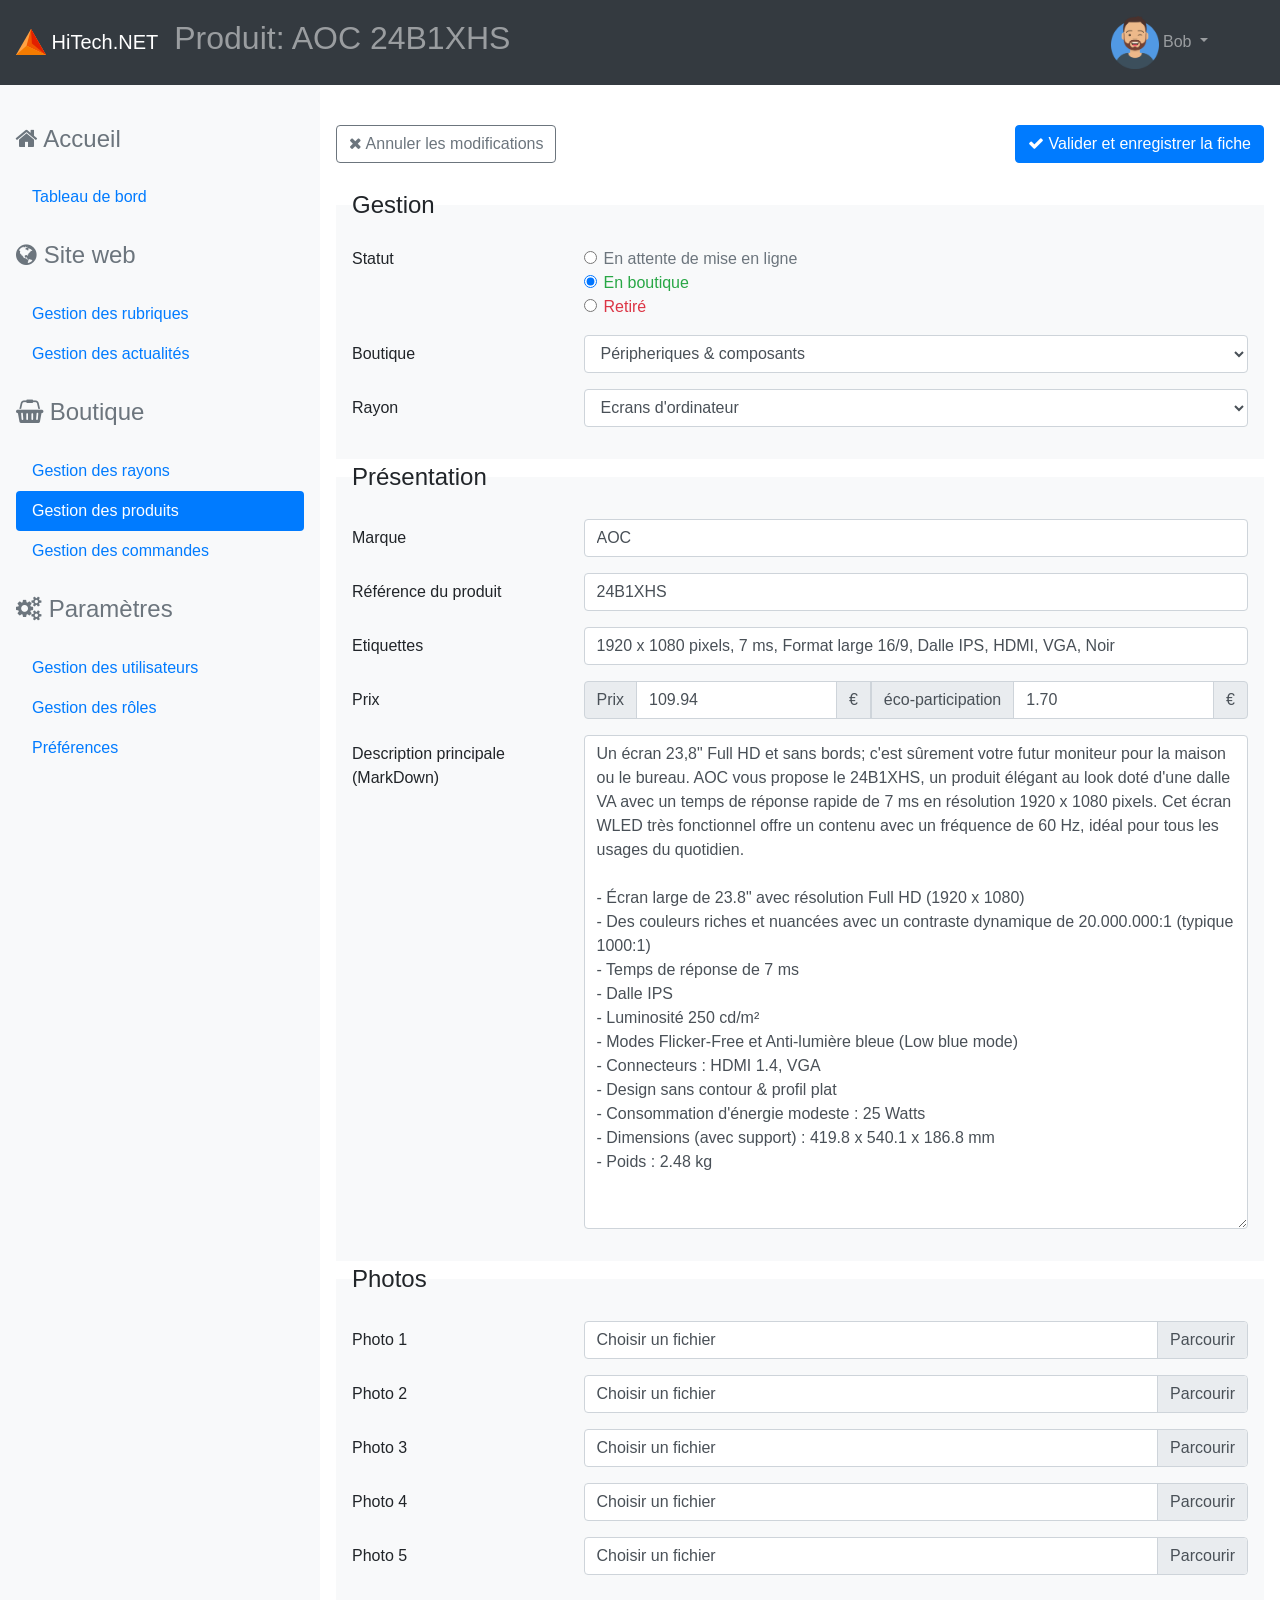
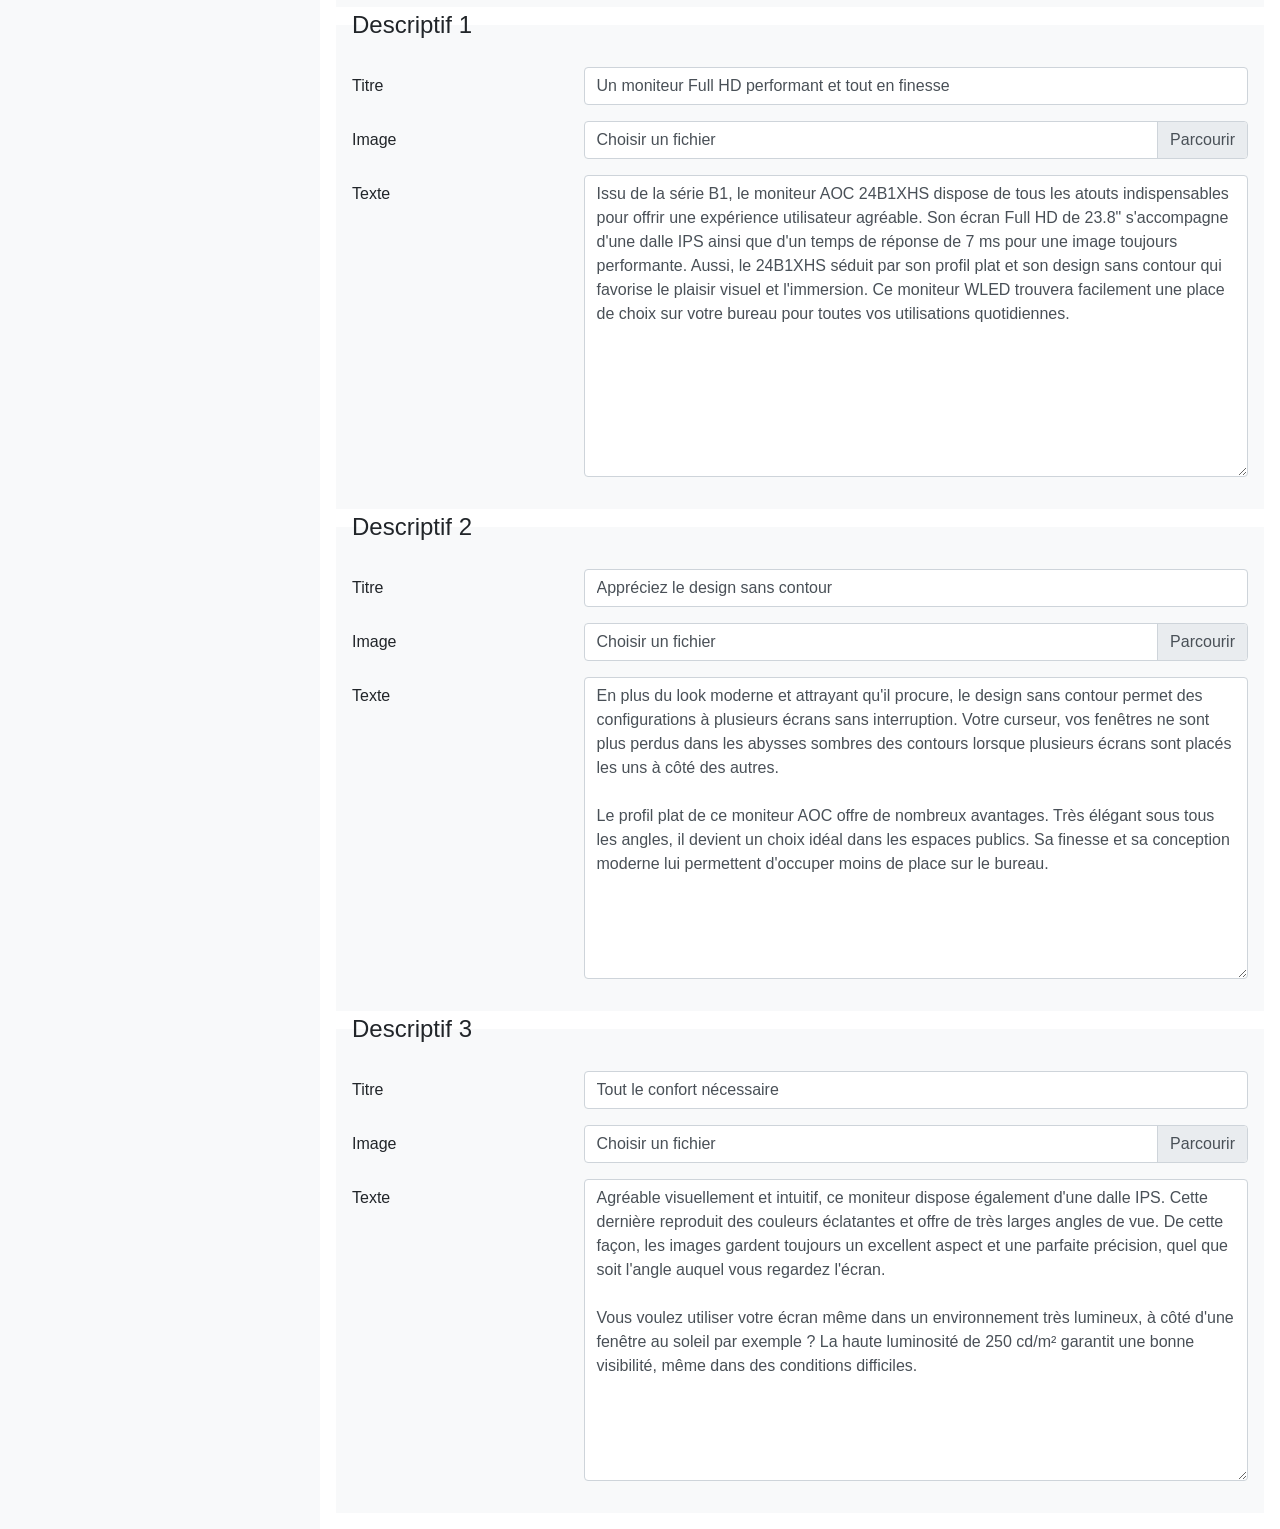
<file: admin/index.html>
<!DOCTYPE html>
<html lang="fr">

<head>
	<meta charset="UTF-8">
	<meta name="viewport" content="width=device-width, initial-scale=1.0">
	<meta http-equiv="X-UA-Compatible" content="ie=edge">
	<title>Produit: AOC 24B1XHS - HiTech.NET</title>
	<link rel="icon" type="image/svg+xml" href="images/logo.svg">
	<link rel="stylesheet" href="css/bootstrap.min.css">
	<link rel="stylesheet" href="css/font-awesome.min.css">
</head>

<body>

<nav class="navbar navbar-expand-lg navbar-dark bg-dark">
	<button class="navbar-toggler" type="button" data-toggle="collapse" data-target="#navbar-1" aria-controls="navbar-1" aria-expanded="false" aria-label="Toggle navigation">
		<span class="navbar-toggler-icon"></span>
	</button>
	<a class="navbar-brand" href="#">
		<img src="images/logo.svg" width="30" height="30" class="d-inline-block align-top" alt="" loading="lazy">
		HiTech.NET
	</a>
	<div class="collapse navbar-collapse" id="navbar-1">
		<h1 class="navbar-text h2">Produit: AOC 24B1XHS</h1>
		<ul class="navbar-nav ml-auto mr-5">
			<li class="nav-item dropdown">
				<a class="nav-link dropdown-toggle" href="#" id="navbar-1-dropdown" role="button" data-toggle="dropdown" aria-haspopup="true" aria-expanded="false">
					<img alt="Avatar de Bob" src="images/avatar.png" width="48"> Bob
				</a>
				<div class="dropdown-menu" aria-labelledby="navbar-1-dropdown">
					<a class="dropdown-item" href="#"><i class="fa fa-user"></i> Mon compte</a>
					<div class="dropdown-divider"></div>
					<a class="dropdown-item" href="#"><i class="fa fa-power-off"></i> Déconnexion</a>
				</div>
			</li>
		</ul>
	</div>
</nav>
<div class="container-fluid">
	<div class="row">
		<aside class="col-md-3 p-3 d-none d-md-block bg-light">
		<h4 class="my-4 text-muted"><i class="fa fa-home"></i> Accueil</h4>
		<nav class="nav nav-pills flex-column">
			<a class="nav-item nav-link" href="#">Tableau de bord</a>
		</nav>
		<h4 class="my-4 text-muted"><i class="fa fa-globe"></i> Site web</h4>
		<nav class="nav nav-pills flex-column">
			<a class="nav-item nav-link" href="#">Gestion des rubriques</a>
			<a class="nav-item nav-link" href="#">Gestion des actualités</a>
		</nav>
		<h4 class="my-4 text-muted"><i class="fa fa-shopping-basket"></i> Boutique</h4>
		<nav class="nav nav-pills flex-column">
			<a class="nav-item nav-link" href="#">Gestion des rayons</a>
			<a class="nav-item nav-link active" href="products.html">Gestion des produits</a>
			<a class="nav-item nav-link" href="#">Gestion des commandes</a>
		</nav>
		<h4 class="my-4 text-muted"><i class="fa fa-cogs"></i> Paramètres</h4>
		<nav class="nav nav-pills flex-column">
			<a class="nav-item nav-link" href="#">Gestion des utilisateurs</a>
			<a class="nav-item nav-link" href="#">Gestion des rôles</a>
			<a class="nav-item nav-link" href="#">Préférences</a>
		</nav>
		</aside>
		<main class="col-md-9 p-3">
			<form>
				<div class="d-flex justify-content-between flex-wrap flex-md-nowrap align-items-center my-4">
					<a class="btn btn-outline-secondary" href="products.html"><i class="fa fa-times"></i> Annuler les modifications</a>
					<button class="btn btn-primary"><i class="fa fa-check"></i> Valider et enregistrer la fiche</button>
				</div>
				<fieldset class="p-3 bg-light">
					<legend>Gestion</legend>
					<div class="form-group row">
						<div class="col-form-label col-sm-3 pt-0">Statut</div>
						<div class="col-sm-9">
							<div class="form-check">
								<input class="form-check-input" type="radio" id="product_status_draft" name="product_status" value="draft">
								<label class="form-check-label text-muted" for="product_status_draft">En attente de mise en ligne</label>
							</div>
							<div class="form-check">
								<input class="form-check-input" type="radio" id="product_status_ok" name="product_status" value="ok" checked>
								<label class="form-check-label text-success" for="product_status_ok">En boutique</label>
							</div>
							<div class="form-check">
								<input class="form-check-input" type="radio" id="product_status_off" name="product_status" value="off">
								<label class="form-check-label text-danger" for="product_status_off">Retiré</label>
							</div>
						</div>
					</div>
					<div class="form-group row">
						<label for="store" class="col-sm-3 col-form-label">Boutique</label>
						<div class="col-sm-9">
							<select class="form-control" id="store" name="store">
								<option value="0">Choisir une boutique ...</option>
								<option value="1">Ordinateurs</option>
								<option value="2" selected>Péripheriques &amp; composants</option>
								<option value="3">Téléphones</option>
								<option value="4">Objets connectés</option>
							</select>
						</div>
					</div>
					<div class="form-group row">
						<label for="shelf" class="col-sm-3 col-form-label">Rayon</label>
						<div class="col-sm-9">
							<select class="form-control" id="shelf" name="shelf">
								<option value="0">Choisir un rayon ...</option>
								<option value="2-1" selected>Ecrans d'ordinateur</option>
							</select>
						</div>
					</div>
				</fieldset>
				<fieldset class="p-3 bg-light">
					<legend>Présentation</legend>
					<div class="form-group row">
						<label for="product_brand" class="col-sm-3 col-form-label">Marque</label>
						<div class="col-sm-9">
							<input type="text" class="form-control" id="product_brand" name="product_brand" value="AOC">
						</div>
					</div>
					<div class="form-group row">
						<label for="product_ref" class="col-sm-3 col-form-label">Référence du produit</label>
						<div class="col-sm-9">
							<input type="text" class="form-control" id="product_ref" name="product_ref" value="24B1XHS">
						</div>
					</div>
					<div class="form-group row">
						<label for="product_tags" class="col-sm-3 col-form-label">Etiquettes</label>
						<div class="col-sm-9">
							<input type="text" class="form-control" id="product_tags" name="product_tags" value="1920 x 1080 pixels, 7 ms, Format large 16/9, Dalle IPS, HDMI, VGA, Noir">
						</div>
					</div>
					<div class="form-group row">
						<label for="product_price" class="col-sm-3 col-form-label">Prix</label>
						<div class="col-sm-9">
							<div class="input-group">
								<div class="input-group-prepend">
									<span class="input-group-text">Prix</span>
								</div>
								<input type="number" class="form-control" id="product_price" name="product_price" value="109.94">
								<div class="input-group-append">
									<span class="input-group-text">€</span>
								</div>
								<div class="input-group-prepend">
									<span class="input-group-text">éco-participation</span>
								</div>
								<input type="number" class="form-control" name="product_price_eco" value="1.70">
								<div class="input-group-append">
									<span class="input-group-text">€</span>
								</div>
							</div>
						</div>
					</div>
					<div class="form-group row">
						<label for="product_desc_0" class="col-sm-3 col-form-label">Description principale (MarkDown)</label>
						<div class="col-sm-9">
							<textarea class="form-control" id="product_desc_0" name="product_desc_0" rows="20">Un écran 23,8" Full HD et sans bords; c'est sûrement votre futur moniteur pour la maison ou le bureau. AOC vous propose le 24B1XHS, un produit élégant au look doté d'une dalle VA avec un temps de réponse rapide de 7 ms en résolution 1920 x 1080 pixels. Cet écran WLED très fonctionnel offre un contenu avec un fréquence de 60 Hz, idéal pour tous les usages du quotidien.

- Écran large de 23.8" avec résolution Full HD (1920 x 1080)
- Des couleurs riches et nuancées avec un contraste dynamique de 20.000.000:1 (typique 1000:1)
- Temps de réponse de 7 ms
- Dalle IPS
- Luminosité 250 cd/m²
- Modes Flicker-Free et Anti-lumière bleue (Low blue mode)
- Connecteurs : HDMI 1.4, VGA
- Design sans contour & profil plat
- Consommation d'énergie modeste : 25 Watts
- Dimensions (avec support) : 419.8 x 540.1 x 186.8 mm
- Poids : 2.48 kg</textarea>
						</div>
					</div>
				</fieldset>
				<fieldset class="p-3 bg-light">
					<legend>Photos</legend>
					<div class="form-group row">
						<label for="product_photo_1" class="col-sm-3 col-form-label">Photo 1</label>
						<div class="col-sm-9">
							<div class="custom-file">
								<input type="file" class="custom-file-input" id="product_photo_1" name="product_photo_1">
								<label class="custom-file-label" for="form_control_file" data-browse="Parcourir">Choisir un fichier</label>
							</div>
						</div>
					</div>
					<div class="form-group row">
						<label for="product_photo_2" class="col-sm-3 col-form-label">Photo 2</label>
						<div class="col-sm-9">
							<div class="custom-file">
								<input type="file" class="custom-file-input" id="product_photo_2" name="product_photo_2">
								<label class="custom-file-label" for="form_control_file" data-browse="Parcourir">Choisir un fichier</label>
							</div>
						</div>
					</div>
					<div class="form-group row">
						<label for="product_photo_3" class="col-sm-3 col-form-label">Photo 3</label>
						<div class="col-sm-9">
							<div class="custom-file">
								<input type="file" class="custom-file-input" id="product_photo_3" name="product_photo_3">
								<label class="custom-file-label" for="form_control_file" data-browse="Parcourir">Choisir un fichier</label>
							</div>
						</div>
					</div>
					<div class="form-group row">
						<label for="product_photo_4" class="col-sm-3 col-form-label">Photo 4</label>
						<div class="col-sm-9">
							<div class="custom-file">
								<input type="file" class="custom-file-input" id="product_photo_4" name="product_photo_4">
								<label class="custom-file-label" for="form_control_file" data-browse="Parcourir">Choisir un fichier</label>
							</div>
						</div>
					</div>
					<div class="form-group row">
						<label for="product_photo_5" class="col-sm-3 col-form-label">Photo 5</label>
						<div class="col-sm-9">
							<div class="custom-file">
								<input type="file" class="custom-file-input" id="product_photo_5" name="product_photo_5">
								<label class="custom-file-label" for="form_control_file" data-browse="Parcourir">Choisir un fichier</label>
							</div>
						</div>
					</div>
				</fieldset>
				<fieldset class="p-3 bg-light">
					<legend>Descriptif 1</legend>
					<div class="form-group row">
						<label for="product_desc_1_title" class="col-sm-3 col-form-label">Titre</label>
						<div class="col-sm-9">
							<input type="text" class="form-control" id="product_desc_1_title" name="product_desc_1_title" value="Un moniteur Full HD performant et tout en finesse">
						</div>
					</div>
					<div class="form-group row">
						<label for="product_desc_1_file" class="col-sm-3 col-form-label">Image</label>
						<div class="col-sm-9">
							<div class="custom-file">
								<input type="file" class="custom-file-input" id="product_desc_1_file" name="product_desc_1_file">
								<label class="custom-file-label" for="form_control_file" data-browse="Parcourir">Choisir un fichier</label>
							</div>
						</div>
					</div>
					<div class="form-group row">
						<label for="product_desc_1_text" class="col-sm-3 col-form-label">Texte</label>
						<div class="col-sm-9">
							<textarea class="form-control" id="product_desc_1_text" name="product_desc_1_text" rows="12">Issu de la série B1, le moniteur AOC 24B1XHS dispose de tous les atouts indispensables pour offrir une expérience utilisateur agréable. Son écran Full HD de 23.8" s'accompagne d'une dalle IPS ainsi que d'un temps de réponse de 7 ms pour une image toujours performante. Aussi, le 24B1XHS séduit par son profil plat et son design sans contour qui favorise le plaisir visuel et l'immersion. Ce moniteur WLED trouvera facilement une place de choix sur votre bureau pour toutes vos utilisations quotidiennes.</textarea>
						</div>
					</div>
				</fieldset>
				<fieldset class="p-3 bg-light">
					<legend>Descriptif 2</legend>
					<div class="form-group row">
						<label for="product_desc_2_title" class="col-sm-3 col-form-label">Titre</label>
						<div class="col-sm-9">
							<input type="text" class="form-control" id="product_desc_2_title" name="product_desc_2_title" value="Appréciez le design sans contour">
						</div>
					</div>
					<div class="form-group row">
						<label for="product_desc_2_file" class="col-sm-3 col-form-label">Image</label>
						<div class="col-sm-9">
							<div class="custom-file">
								<input type="file" class="custom-file-input" id="product_desc_2_file" name="product_desc_2_file">
								<label class="custom-file-label" for="form_control_file" data-browse="Parcourir">Choisir un fichier</label>
							</div>
						</div>
					</div>
					<div class="form-group row">
						<label for="product_desc_2_text" class="col-sm-3 col-form-label">Texte</label>
						<div class="col-sm-9">
							<textarea class="form-control" id="product_desc_2_text" name="product_desc_2_text" rows="12">En plus du look moderne et attrayant qu'il procure, le design sans contour permet des configurations à plusieurs écrans sans interruption. Votre curseur, vos fenêtres ne sont plus perdus dans les abysses sombres des contours lorsque plusieurs écrans sont placés les uns à côté des autres.

Le profil plat de ce moniteur AOC offre de nombreux avantages. Très élégant sous tous les angles, il devient un choix idéal dans les espaces publics. Sa finesse et sa conception moderne lui permettent d'occuper moins de place sur le bureau.</textarea>
						</div>
					</div>
				</fieldset>
				<fieldset class="p-3 bg-light">
					<legend>Descriptif 3</legend>
					<div class="form-group row">
						<label for="product_desc_3_title" class="col-sm-3 col-form-label">Titre</label>
						<div class="col-sm-9">
							<input type="text" class="form-control" id="product_desc_3_title" name="product_desc_3_title" value="Tout le confort nécessaire">
						</div>
					</div>
					<div class="form-group row">
						<label for="product_desc_3_file" class="col-sm-3 col-form-label">Image</label>
						<div class="col-sm-9">
							<div class="custom-file">
								<input type="file" class="custom-file-input" id="product_desc_3_file" name="product_desc_3_file">
								<label class="custom-file-label" for="form_control_file" data-browse="Parcourir">Choisir un fichier</label>
							</div>
						</div>
					</div>
					<div class="form-group row">
						<label for="product_desc_3_text" class="col-sm-3 col-form-label">Texte</label>
						<div class="col-sm-9">
							<textarea class="form-control" id="product_desc_3_text" name="product_desc_3_text" rows="12">Agréable visuellement et intuitif, ce moniteur dispose également d'une dalle IPS. Cette dernière reproduit des couleurs éclatantes et offre de très larges angles de vue. De cette façon, les images gardent toujours un excellent aspect et une parfaite précision, quel que soit l'angle auquel vous regardez l'écran.

Vous voulez utiliser votre écran même dans un environnement très lumineux, à côté d'une fenêtre au soleil par exemple ? La haute luminosité de 250 cd/m² garantit une bonne visibilité, même dans des conditions difficiles.</textarea>
						</div>
					</div>
				</fieldset>
			</form>
		</main>
	</div>
</div>
	
<script src="https://code.jquery.com/jquery-3.2.1.slim.min.js" integrity="sha384-KJ3o2DKtIkvYIK3UENzmM7KCkRr/rE9/Qpg6aAZGJwFDMVNA/GpGFF93hXpG5KkN" crossorigin="anonymous"></script>
<script src="js/bootstrap.bundle.min.js"></script>
</body>

</html>
</file>
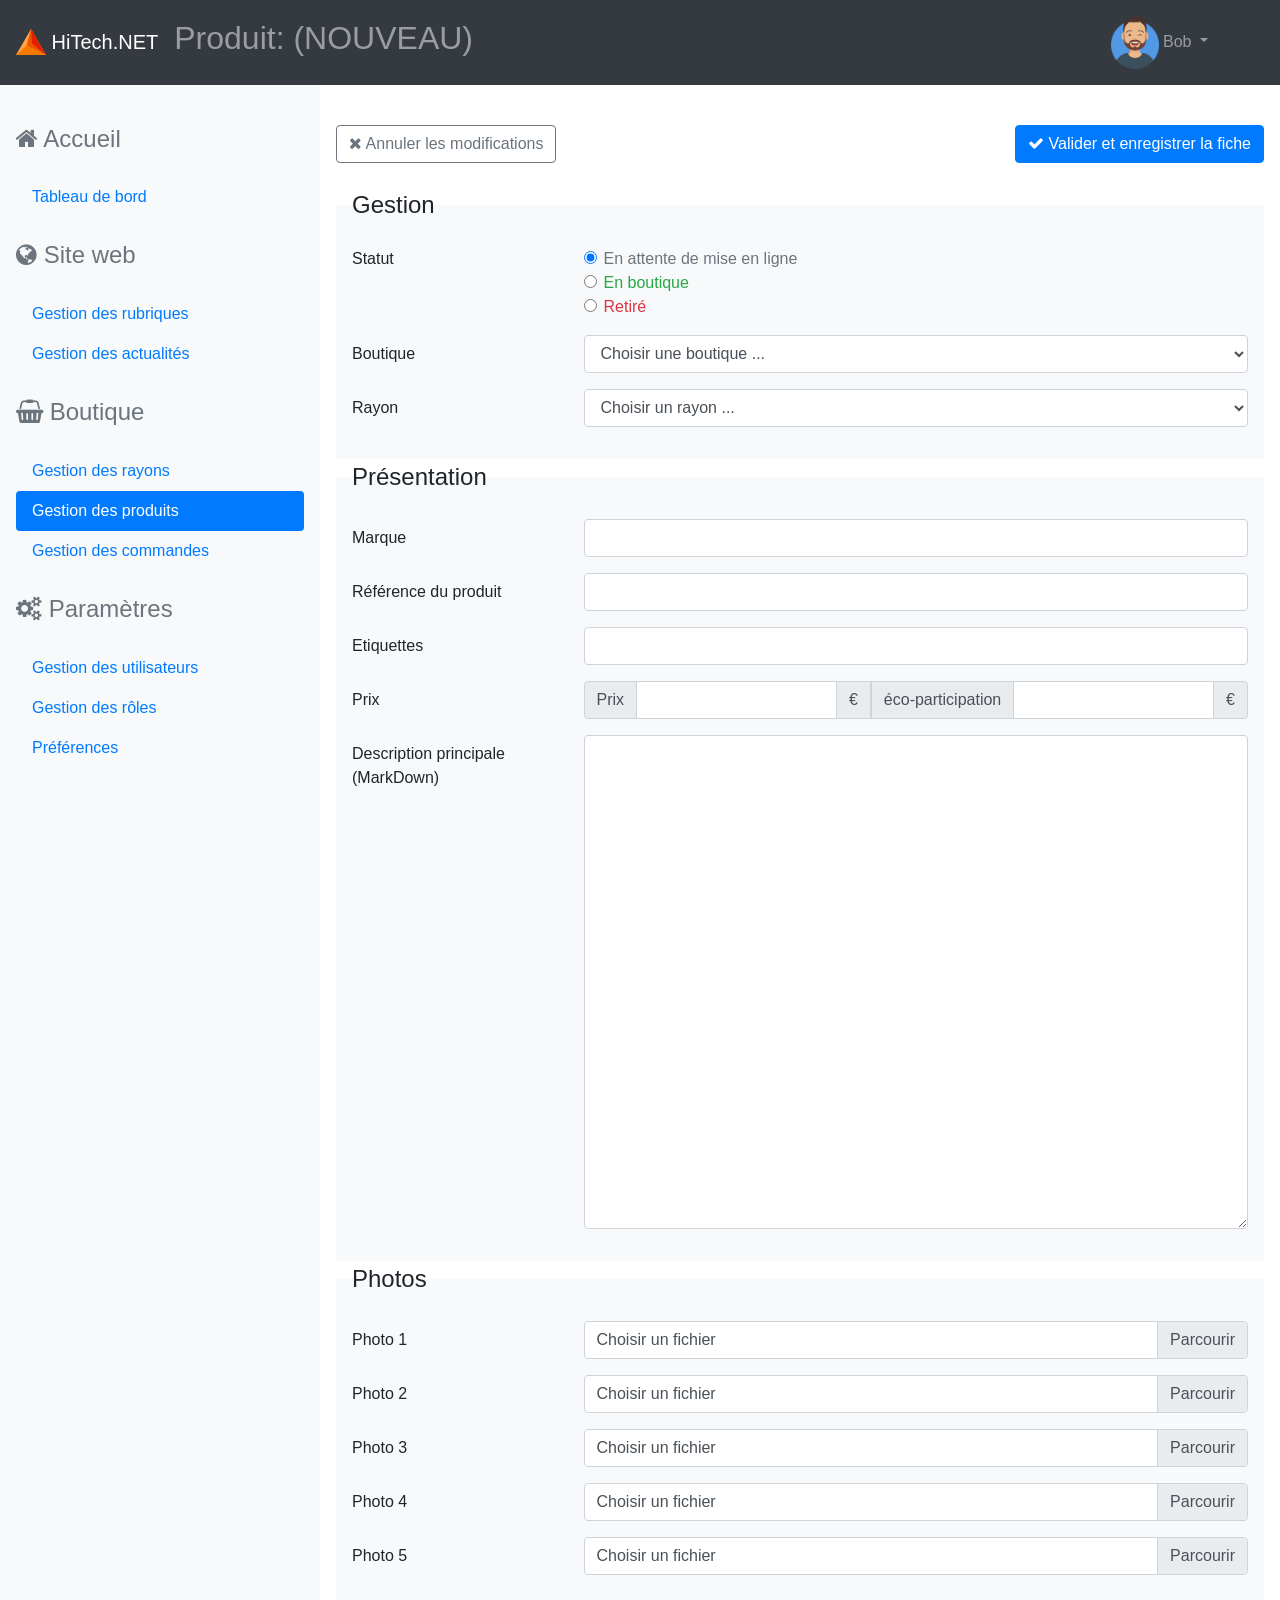
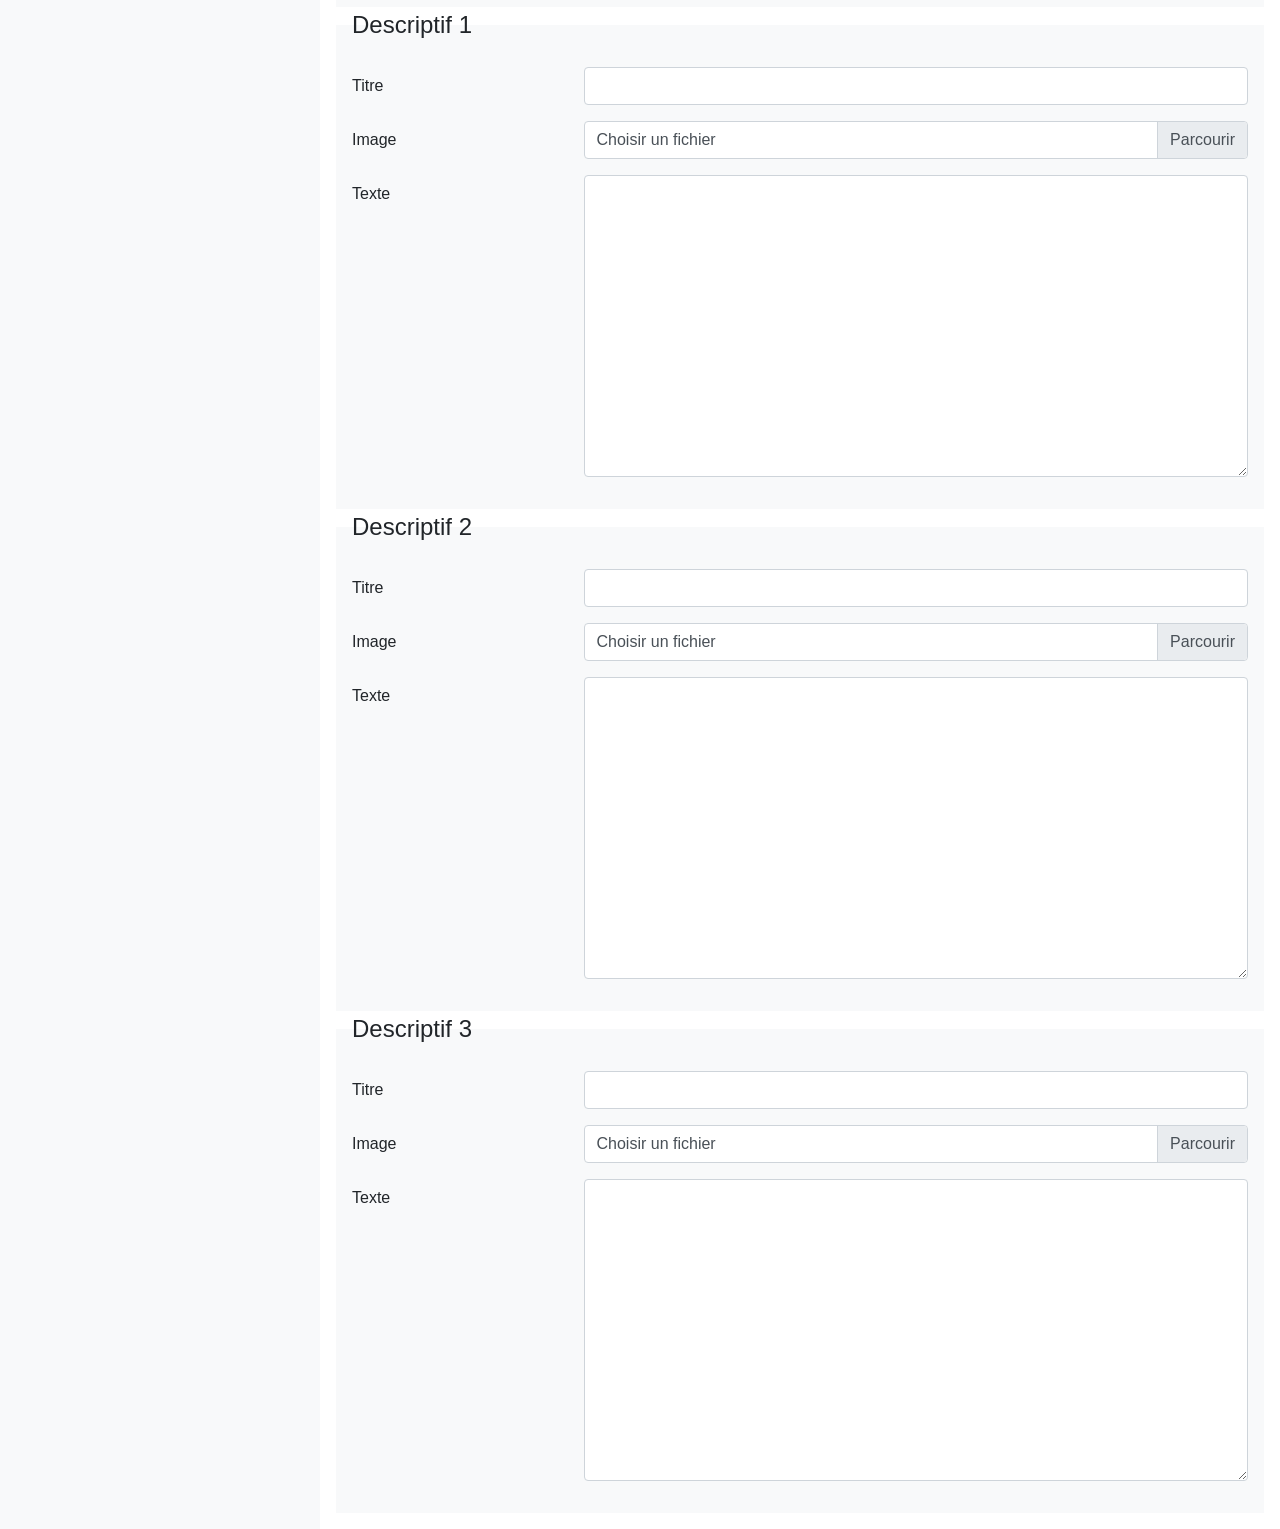
<file: admin/product-empty.html>
<!DOCTYPE html>
<html lang="fr">

<head>
	<meta charset="UTF-8">
	<meta name="viewport" content="width=device-width, initial-scale=1.0">
	<meta http-equiv="X-UA-Compatible" content="ie=edge">
	<title>Produit: (NOUVEAU) - HiTech.NET</title>
	<link rel="icon" type="image/svg+xml" href="images/logo.svg">
	<link rel="stylesheet" href="css/bootstrap.min.css">
	<link rel="stylesheet" href="css/font-awesome.min.css">
</head>

<body>

<nav class="navbar navbar-expand-lg navbar-dark bg-dark">
	<button class="navbar-toggler" type="button" data-toggle="collapse" data-target="#navbar-1" aria-controls="navbar-1" aria-expanded="false" aria-label="Toggle navigation">
		<span class="navbar-toggler-icon"></span>
	</button>
	<a class="navbar-brand" href="#">
		<img src="images/logo.svg" width="30" height="30" class="d-inline-block align-top" alt="" loading="lazy">
		HiTech.NET
	</a>
	<div class="collapse navbar-collapse" id="navbar-1">
		<h1 class="navbar-text h2">Produit: (NOUVEAU)</h1>
		<ul class="navbar-nav ml-auto mr-5">
			<li class="nav-item dropdown">
				<a class="nav-link dropdown-toggle" href="#" id="navbar-1-dropdown" role="button" data-toggle="dropdown" aria-haspopup="true" aria-expanded="false">
					<img alt="Avatar de Bob" src="images/avatar.png" width="48"> Bob
				</a>
				<div class="dropdown-menu" aria-labelledby="navbar-1-dropdown">
					<a class="dropdown-item" href="#"><i class="fa fa-user"></i> Mon compte</a>
					<div class="dropdown-divider"></div>
					<a class="dropdown-item" href="#"><i class="fa fa-power-off"></i> Déconnexion</a>
				</div>
			</li>
		</ul>
	</div>
</nav>
<div class="container-fluid">
	<div class="row">
		<aside class="col-md-3 p-3 d-none d-md-block bg-light">
		<h4 class="my-4 text-muted"><i class="fa fa-home"></i> Accueil</h4>
		<nav class="nav nav-pills flex-column">
			<a class="nav-item nav-link" href="#">Tableau de bord</a>
		</nav>
		<h4 class="my-4 text-muted"><i class="fa fa-globe"></i> Site web</h4>
		<nav class="nav nav-pills flex-column">
			<a class="nav-item nav-link" href="#">Gestion des rubriques</a>
			<a class="nav-item nav-link" href="#">Gestion des actualités</a>
		</nav>
		<h4 class="my-4 text-muted"><i class="fa fa-shopping-basket"></i> Boutique</h4>
		<nav class="nav nav-pills flex-column">
			<a class="nav-item nav-link" href="#">Gestion des rayons</a>
			<a class="nav-item nav-link active" href="products.html">Gestion des produits</a>
			<a class="nav-item nav-link" href="#">Gestion des commandes</a>
		</nav>
		<h4 class="my-4 text-muted"><i class="fa fa-cogs"></i> Paramètres</h4>
		<nav class="nav nav-pills flex-column">
			<a class="nav-item nav-link" href="#">Gestion des utilisateurs</a>
			<a class="nav-item nav-link" href="#">Gestion des rôles</a>
			<a class="nav-item nav-link" href="#">Préférences</a>
		</nav>
		</aside>
		<main class="col-md-9 p-3">
			<form>
				<div class="d-flex justify-content-between flex-wrap flex-md-nowrap align-items-center my-4">
					<a class="btn btn-outline-secondary" href="products.html"><i class="fa fa-times"></i> Annuler les modifications</a>
					<button class="btn btn-primary"><i class="fa fa-check"></i> Valider et enregistrer la fiche</button>
				</div>
				<fieldset class="p-3 bg-light">
					<legend>Gestion</legend>
					<div class="form-group row">
						<div class="col-form-label col-sm-3 pt-0">Statut</div>
						<div class="col-sm-9">
							<div class="form-check">
								<input class="form-check-input" type="radio" id="product_status_draft" name="product_status" value="draft" checked>
								<label class="form-check-label text-muted" for="product_status_draft">En attente de mise en ligne</label>
							</div>
							<div class="form-check">
								<input class="form-check-input" type="radio" id="product_status_ok" name="product_status" value="ok">
								<label class="form-check-label text-success" for="product_status_ok">En boutique</label>
							</div>
							<div class="form-check">
								<input class="form-check-input" type="radio" id="product_status_off" name="product_status" value="off">
								<label class="form-check-label text-danger" for="product_status_off">Retiré</label>
							</div>
						</div>
					</div>
					<div class="form-group row">
						<label for="store" class="col-sm-3 col-form-label">Boutique</label>
						<div class="col-sm-9">
							<select class="form-control" id="store" name="store">
								<option value="0">Choisir une boutique ...</option>
								<option value="1">Ordinateurs</option>
								<option value="2">Péripheriques &amp; composants</option>
								<option value="3">Téléphones</option>
								<option value="4">Objets connectés</option>
							</select>
						</div>
					</div>
					<div class="form-group row">
						<label for="shelf" class="col-sm-3 col-form-label">Rayon</label>
						<div class="col-sm-9">
							<select class="form-control" id="shelf" name="shelf">
								<option value="0">Choisir un rayon ...</option>
								<option value="2-1">Ecrans d'ordinateur</option>
							</select>
						</div>
					</div>
				</fieldset>
				<fieldset class="p-3 bg-light">
					<legend>Présentation</legend>
					<div class="form-group row">
						<label for="product_brand" class="col-sm-3 col-form-label">Marque</label>
						<div class="col-sm-9">
							<input type="text" class="form-control" id="product_brand" name="product_brand" value="">
						</div>
					</div>
					<div class="form-group row">
						<label for="product_ref" class="col-sm-3 col-form-label">Référence du produit</label>
						<div class="col-sm-9">
							<input type="text" class="form-control" id="product_ref" name="product_ref" value="">
						</div>
					</div>
					<div class="form-group row">
						<label for="product_tags" class="col-sm-3 col-form-label">Etiquettes</label>
						<div class="col-sm-9">
							<input type="text" class="form-control" id="product_tags" name="product_tags" value="">
						</div>
					</div>
					<div class="form-group row">
						<label for="product_price" class="col-sm-3 col-form-label">Prix</label>
						<div class="col-sm-9">
							<div class="input-group">
								<div class="input-group-prepend">
									<span class="input-group-text">Prix</span>
								</div>
								<input type="number" class="form-control" id="product_price" name="product_price" value="">
								<div class="input-group-append">
									<span class="input-group-text">€</span>
								</div>
								<div class="input-group-prepend">
									<span class="input-group-text">éco-participation</span>
								</div>
								<input type="number" class="form-control" name="product_price_eco" value="">
								<div class="input-group-append">
									<span class="input-group-text">€</span>
								</div>
							</div>
						</div>
					</div>
					<div class="form-group row">
						<label for="product_desc_0" class="col-sm-3 col-form-label">Description principale (MarkDown)</label>
						<div class="col-sm-9">
							<textarea class="form-control" id="product_desc_0" name="product_desc_0" rows="20"></textarea>
						</div>
					</div>
				</fieldset>
				<fieldset class="p-3 bg-light">
					<legend>Photos</legend>
					<div class="form-group row">
						<label for="product_photo_1" class="col-sm-3 col-form-label">Photo 1</label>
						<div class="col-sm-9">
							<div class="custom-file">
								<input type="file" class="custom-file-input" id="product_photo_1" name="product_photo_1">
								<label class="custom-file-label" for="form_control_file" data-browse="Parcourir">Choisir un fichier</label>
							</div>
						</div>
					</div>
					<div class="form-group row">
						<label for="product_photo_2" class="col-sm-3 col-form-label">Photo 2</label>
						<div class="col-sm-9">
							<div class="custom-file">
								<input type="file" class="custom-file-input" id="product_photo_2" name="product_photo_2">
								<label class="custom-file-label" for="form_control_file" data-browse="Parcourir">Choisir un fichier</label>
							</div>
						</div>
					</div>
					<div class="form-group row">
						<label for="product_photo_3" class="col-sm-3 col-form-label">Photo 3</label>
						<div class="col-sm-9">
							<div class="custom-file">
								<input type="file" class="custom-file-input" id="product_photo_3" name="product_photo_3">
								<label class="custom-file-label" for="form_control_file" data-browse="Parcourir">Choisir un fichier</label>
							</div>
						</div>
					</div>
					<div class="form-group row">
						<label for="product_photo_4" class="col-sm-3 col-form-label">Photo 4</label>
						<div class="col-sm-9">
							<div class="custom-file">
								<input type="file" class="custom-file-input" id="product_photo_4" name="product_photo_4">
								<label class="custom-file-label" for="form_control_file" data-browse="Parcourir">Choisir un fichier</label>
							</div>
						</div>
					</div>
					<div class="form-group row">
						<label for="product_photo_5" class="col-sm-3 col-form-label">Photo 5</label>
						<div class="col-sm-9">
							<div class="custom-file">
								<input type="file" class="custom-file-input" id="product_photo_5" name="product_photo_5">
								<label class="custom-file-label" for="form_control_file" data-browse="Parcourir">Choisir un fichier</label>
							</div>
						</div>
					</div>
				</fieldset>
				<fieldset class="p-3 bg-light">
					<legend>Descriptif 1</legend>
					<div class="form-group row">
						<label for="product_desc_1_title" class="col-sm-3 col-form-label">Titre</label>
						<div class="col-sm-9">
							<input type="text" class="form-control" id="product_desc_1_title" name="product_desc_1_title" value="">
						</div>
					</div>
					<div class="form-group row">
						<label for="product_desc_1_file" class="col-sm-3 col-form-label">Image</label>
						<div class="col-sm-9">
							<div class="custom-file">
								<input type="file" class="custom-file-input" id="product_desc_1_file" name="product_desc_1_file">
								<label class="custom-file-label" for="form_control_file" data-browse="Parcourir">Choisir un fichier</label>
							</div>
						</div>
					</div>
					<div class="form-group row">
						<label for="product_desc_1_text" class="col-sm-3 col-form-label">Texte</label>
						<div class="col-sm-9">
							<textarea class="form-control" id="product_desc_1_text" name="product_desc_1_text" rows="12"></textarea>
						</div>
					</div>
				</fieldset>
				<fieldset class="p-3 bg-light">
					<legend>Descriptif 2</legend>
					<div class="form-group row">
						<label for="product_desc_2_title" class="col-sm-3 col-form-label">Titre</label>
						<div class="col-sm-9">
							<input type="text" class="form-control" id="product_desc_2_title" name="product_desc_2_title" value="">
						</div>
					</div>
					<div class="form-group row">
						<label for="product_desc_2_file" class="col-sm-3 col-form-label">Image</label>
						<div class="col-sm-9">
							<div class="custom-file">
								<input type="file" class="custom-file-input" id="product_desc_2_file" name="product_desc_2_file">
								<label class="custom-file-label" for="form_control_file" data-browse="Parcourir">Choisir un fichier</label>
							</div>
						</div>
					</div>
					<div class="form-group row">
						<label for="product_desc_2_text" class="col-sm-3 col-form-label">Texte</label>
						<div class="col-sm-9">
							<textarea class="form-control" id="product_desc_2_text" name="product_desc_2_text" rows="12"></textarea>
						</div>
					</div>
				</fieldset>
				<fieldset class="p-3 bg-light">
					<legend>Descriptif 3</legend>
					<div class="form-group row">
						<label for="product_desc_3_title" class="col-sm-3 col-form-label">Titre</label>
						<div class="col-sm-9">
							<input type="text" class="form-control" id="product_desc_3_title" name="product_desc_3_title" value="">
						</div>
					</div>
					<div class="form-group row">
						<label for="product_desc_3_file" class="col-sm-3 col-form-label">Image</label>
						<div class="col-sm-9">
							<div class="custom-file">
								<input type="file" class="custom-file-input" id="product_desc_3_file" name="product_desc_3_file">
								<label class="custom-file-label" for="form_control_file" data-browse="Parcourir">Choisir un fichier</label>
							</div>
						</div>
					</div>
					<div class="form-group row">
						<label for="product_desc_3_text" class="col-sm-3 col-form-label">Texte</label>
						<div class="col-sm-9">
							<textarea class="form-control" id="product_desc_3_text" name="product_desc_3_text" rows="12"></textarea>
						</div>
					</div>
				</fieldset>
			</form>
		</main>
	</div>
</div>
	
<script src="https://code.jquery.com/jquery-3.2.1.slim.min.js" integrity="sha384-KJ3o2DKtIkvYIK3UENzmM7KCkRr/rE9/Qpg6aAZGJwFDMVNA/GpGFF93hXpG5KkN" crossorigin="anonymous"></script>
<script src="js/bootstrap.bundle.min.js"></script>
</body>

</html>
</file>
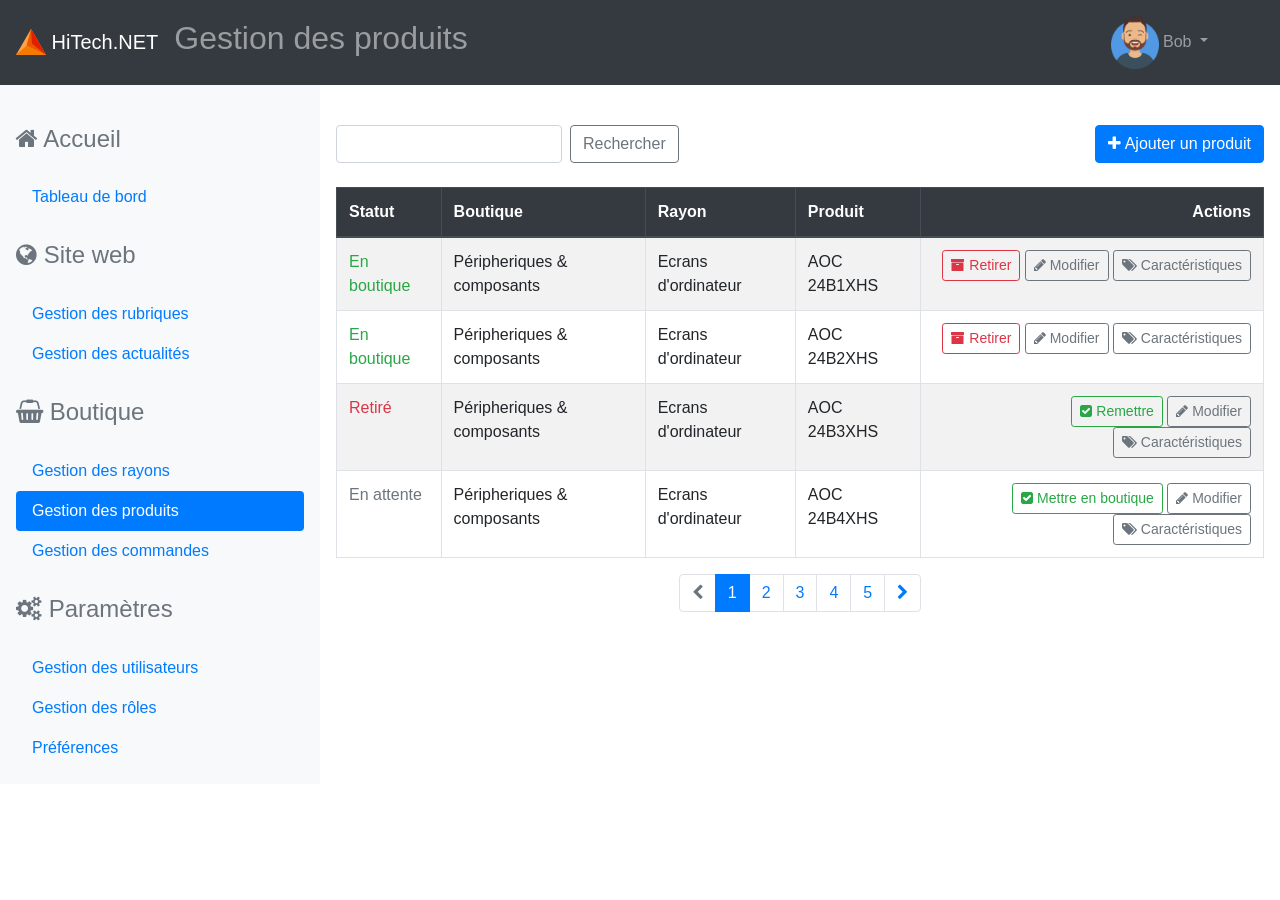
<file: admin/products.html>
<!DOCTYPE html>
<html lang="fr">

<head>
	<meta charset="UTF-8">
	<meta name="viewport" content="width=device-width, initial-scale=1.0">
	<meta http-equiv="X-UA-Compatible" content="ie=edge">
	<title>Gestion des produits - HiTech.NET</title>
	<link rel="icon" type="image/svg+xml" href="images/logo.svg">
	<link rel="stylesheet" href="css/bootstrap.min.css">
	<link rel="stylesheet" href="css/font-awesome.min.css">
</head>

<body>

<nav class="navbar navbar-expand-lg navbar-dark bg-dark">
	<button class="navbar-toggler" type="button" data-toggle="collapse" data-target="#navbar-1" aria-controls="navbar-1" aria-expanded="false" aria-label="Toggle navigation">
		<span class="navbar-toggler-icon"></span>
	</button>
	<a class="navbar-brand" href="#">
		<img src="images/logo.svg" width="30" height="30" class="d-inline-block align-top" alt="" loading="lazy">
		HiTech.NET
	</a>
	<div class="collapse navbar-collapse" id="navbar-1">
		<h1 class="navbar-text h2">Gestion des produits</h1>
		<ul class="navbar-nav ml-auto mr-5">
			<li class="nav-item dropdown">
				<a class="nav-link dropdown-toggle" href="#" id="navbar-1-dropdown" role="button" data-toggle="dropdown" aria-haspopup="true" aria-expanded="false">
					<img alt="Avatar de Bob" src="images/avatar.png" width="48"> Bob
				</a>
				<div class="dropdown-menu" aria-labelledby="navbar-1-dropdown">
					<a class="dropdown-item" href="#"><i class="fa fa-user"></i> Mon compte</a>
					<div class="dropdown-divider"></div>
					<a class="dropdown-item" href="#"><i class="fa fa-power-off"></i> Déconnexion</a>
				</div>
			</li>
		</ul>
	</div>
</nav>
<div class="container-fluid">
	<div class="row">
		<aside class="col-md-3 p-3 d-none d-md-block bg-light">
		<h4 class="my-4 text-muted"><i class="fa fa-home"></i> Accueil</h4>
		<nav class="nav nav-pills flex-column">
			<a class="nav-item nav-link" href="#">Tableau de bord</a>
		</nav>
		<h4 class="my-4 text-muted"><i class="fa fa-globe"></i> Site web</h4>
		<nav class="nav nav-pills flex-column">
			<a class="nav-item nav-link" href="#">Gestion des rubriques</a>
			<a class="nav-item nav-link" href="#">Gestion des actualités</a>
		</nav>
		<h4 class="my-4 text-muted"><i class="fa fa-shopping-basket"></i> Boutique</h4>
		<nav class="nav nav-pills flex-column">
			<a class="nav-item nav-link" href="#">Gestion des rayons</a>
			<a class="nav-item nav-link active" href="products.html">Gestion des produits</a>
			<a class="nav-item nav-link" href="#">Gestion des commandes</a>
		</nav>
		<h4 class="my-4 text-muted"><i class="fa fa-cogs"></i> Paramètres</h4>
		<nav class="nav nav-pills flex-column">
			<a class="nav-item nav-link" href="#">Gestion des utilisateurs</a>
			<a class="nav-item nav-link" href="#">Gestion des rôles</a>
			<a class="nav-item nav-link" href="#">Préférences</a>
		</nav>
		</aside>
		<main class="col-md-9 p-3">
			<div class="d-flex justify-content-between flex-wrap flex-md-nowrap align-items-center my-4">
				<form class="form-inline">
					<input class="form-control mr-2" type="search" placeholder="" aria-label="Search">
					<button class="btn btn-outline-secondary" type="submit">Rechercher</button>
				</form>
				<a class="btn btn-primary" href="product-empty.html"><i class="fa fa-plus"></i> Ajouter un produit</a>
			</div>
			<div class="table-responsive">
				<table class="table table-bordered table-striped">
					<thead class="thead-dark">
						<tr>
							<th>Statut</th>
							<th>Boutique</th>
							<th>Rayon</th>
							<th>Produit</th>
							<th class="text-right">Actions</th>
						</tr>
					</thead>
					<tbody>
						<tr>
							<td class="text-success">En boutique</td>
							<td>Péripheriques & composants</td>
							<td>Ecrans d'ordinateur</td>
							<td>AOC 24B1XHS</td>
							<td class="text-right">
								<a class="btn btn-sm btn-outline-danger" data-toggle="modal" data-target="#delete" href="#"><i class="fa fa-archive"></i> Retirer</a>
								<a class="btn btn-sm btn-outline-secondary" href="index.html"><i class="fa fa-pencil"></i> Modifier</a>
								<a class="btn btn-sm btn-outline-secondary" href="#"><i class="fa fa-tags"></i> Caractéristiques</a>
							</td>
						</tr>
						<tr>
							<td class="text-success">En boutique</td>
							<td>Péripheriques & composants</td>
							<td>Ecrans d'ordinateur</td>
							<td>AOC 24B2XHS</td>
							<td class="text-right">
								<a class="btn btn-sm btn-outline-danger" data-toggle="modal" data-target="#delete" href="#"><i class="fa fa-archive"></i> Retirer</a>
								<a class="btn btn-sm btn-outline-secondary" href="#"><i class="fa fa-pencil"></i> Modifier</a>
								<a class="btn btn-sm btn-outline-secondary" href="#"><i class="fa fa-tags"></i> Caractéristiques</a>
							</td>
						</tr>
						<tr>
							<td class="text-danger">Retiré</td>
							<td>Péripheriques & composants</td>
							<td>Ecrans d'ordinateur</td>
							<td>AOC 24B3XHS</td>
							<td class="text-right">
								<a class="btn btn-sm btn-outline-success" href="#"><i class="fa fa-check-square"></i> Remettre</a>
								<a class="btn btn-sm btn-outline-secondary" href="#"><i class="fa fa-pencil"></i> Modifier</a>
								<a class="btn btn-sm btn-outline-secondary" href="#"><i class="fa fa-tags"></i> Caractéristiques</a>
							</td>
						</tr>
						<tr>
							<td class="text-muted">En attente</td>
							<td>Péripheriques & composants</td>
							<td>Ecrans d'ordinateur</td>
							<td>AOC 24B4XHS</td>
							<td class="text-right">
								<a class="btn btn-sm btn-outline-success" href="#"><i class="fa fa-check-square"></i> Mettre en boutique</a>
								<a class="btn btn-sm btn-outline-secondary" href="#"><i class="fa fa-pencil"></i> Modifier</a>
								<a class="btn btn-sm btn-outline-secondary" href="#"><i class="fa fa-tags"></i> Caractéristiques</a>
							</td>
						</tr>
					</tbody>
				</table>
				<nav>
					<ul class="pagination justify-content-center">
						<li class="page-item disabled"><span class="page-link"><i class="fa fa-chevron-left"></i></span></li>
						<li class="page-item active"><a class="page-link" href="#">1</a></li>
						<li class="page-item"><span class="page-link">2</span></li>
						<li class="page-item"><a class="page-link" href="#">3</a></li>
						<li class="page-item"><a class="page-link" href="#">4</a></li>
						<li class="page-item"><a class="page-link" href="#">5</a></li>
						<li class="page-item"><a class="page-link" href="#"><i class="fa fa-chevron-right"></i></a></li>
					</ul>
				</nav>
			</div>
		</main>
	</div>
</div>
<!-- Modal -->
<div class="modal fade" id="delete" tabindex="-1" role="dialog" aria-hidden="true">
	<div class="modal-dialog" role="document">
		<div class="modal-content">
			<div class="modal-header">
				<h5 class="modal-title text-danger" id="exampleModalLabel"><i class="fa fa-archive"></i> Retrait d'un produit</h5>
				<button type="button" class="close" data-dismiss="modal" aria-label="Close"><span aria-hidden="true">&times;</span></button>
			</div>
			<div class="modal-body">
				Attention, le produit ne sera plus visible sur le site
			</div>
			<div class="modal-footer">
				<button type="button" class="btn btn-outline-secondary" data-dismiss="modal">Annuler</button>
				<button type="button" class="btn btn-danger">Retirer le produit de la boutique</button>
			</div>
		</div>
	</div>
</div>
	
<script src="https://code.jquery.com/jquery-3.2.1.slim.min.js" integrity="sha384-KJ3o2DKtIkvYIK3UENzmM7KCkRr/rE9/Qpg6aAZGJwFDMVNA/GpGFF93hXpG5KkN" crossorigin="anonymous"></script>
<script src="js/bootstrap.bundle.min.js"></script>
</body>

</html>
</file>
